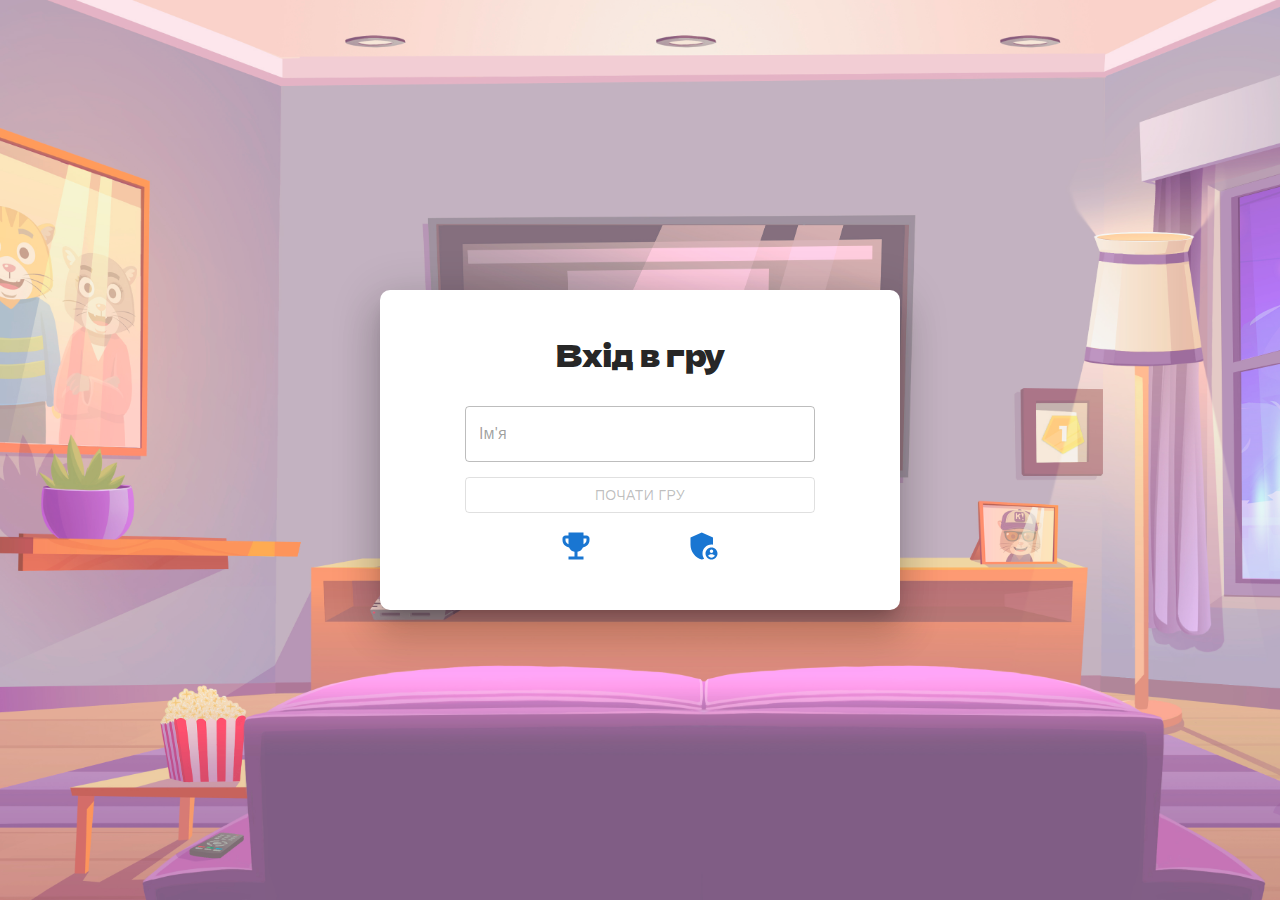
<file: index.html>
<!doctype html>
<html lang="en">
  <head>
    <meta charset="UTF-8" />
    <link rel="icon" type="image/svg+xml" href="/vite.svg" />
    <meta name="viewport" content="width=device-width, initial-scale=1.0" />
    <title>YL DE Kahoot</title>
    <script type="module" crossorigin src="/assets/index-7856af1a.js"></script>
    <link rel="stylesheet" href="/assets/index-4d8cd0a9.css">
  </head>
  <body>
    <div id="root"></div>
    
  </body>
</html>
</file>
<file: assets/index-4d8cd0a9.css>
@charset "UTF-8";@import"https://fonts.googleapis.com/css2?family=Gluten:wght@100;200;300;400;500;600;700;800;900&family=Titan+One&display=swap";@import"https://fonts.googleapis.com/css2?family=Dela+Gothic+One&family=Gluten:wght@100;200;300;400;500;600;700;800;900&family=Russo+One&display=swap";.home .home__inputs{height:100svh;width:100%;padding:10px;box-sizing:border-box;display:flex;flex-direction:column;justify-content:center;align-content:center;flex-wrap:wrap}@media (max-width: 768px){.home .home__inputs{overflow:hidden;padding:10px;box-sizing:border-box}}.home .home__title{font-size:30px;display:flex;justify-content:center;text-align:center;margin-bottom:30px}.home .home__inputs-paper{width:400px;display:flex;padding:60px;flex-direction:column;justify-content:center;align-items:center;height:200px;border-radius:10px}@media (max-width: 768px){.home .home__inputs-paper{height:250px;padding:20px;margin:25px;width:90%;overflow:hidden}}.home .home__input{max-width:350px;width:90%;margin-bottom:15px}.home .home__join-room{max-width:350px;width:90%}.home__host-action{margin-top:15px;cursor:pointer;font-size:15px;display:flex;justify-content:space-evenly;width:90%;max-width:350px}.home-host{display:flex;flex-direction:column;justify-content:center;align-items:center;height:100svh;box-sizing:border-box}@media (max-width: 768px){.home-host{overflow:hidden;padding:10px;box-sizing:border-box}}.home-host .home-host__inputs-paper{width:400px;display:flex;height:200px;padding:60px;flex-direction:column;justify-content:center;align-items:center;border-radius:10px}@media (max-width: 768px){.home-host .home-host__inputs-paper{height:350px;padding:20px;margin:25px;width:90%;overflow:hidden}}.home-host .home-host__title{font-size:30px;display:flex;justify-content:center;text-align:center}.home-host .home-host__password,.home-host .home-host__login,.home-host .home-host__log-in{width:90%;margin:5px;max-width:350px}.home-host .home-host__log-in{margin:5px 5px 10px;padding-top:10px;padding-bottom:10px}.home-host .home-host__return-link{cursor:pointer;font-size:15px;margin-top:10px}.home-host .home-host__return-link .home-host__return-link_style{color:#a9a9a9;text-decoration:none}.home-host .home-host__return-link .home-host__return-link_style:hover{text-decoration:underline}.card{margin:10px;display:flex;height:fit-content}.card .card__action-area{display:flex;flex-direction:column;justify-content:space-between;align-items:flex-start}.card .card__title{display:block;max-width:300px;overflow:hidden;text-overflow:ellipsis}.card .card__edit-icon{margin:10px;cursor:pointer}.confirmation__modal .MuiDialog-paper{padding:15px}.confirmation__modal .modal__font{margin:10px;font-size:30px}.confirmation__modal .action-buttons{width:100%;display:flex;justify-content:flex-end}.quizzes .quizzes__wrapper{display:flex;height:80vh;overflow:scroll}.quizzes .quizzes__create-new{display:flex;justify-content:center;margin-top:40px}.modal .modal__input{width:300px;margin:20px}@media (max-width: 768px){.modal .modal__input{width:250px}}.modal .modal__save,.modal .modal__cancel{margin-top:10px;margin-right:10px}.quizzes .quizzes__wrapper{display:flex;flex-wrap:wrap;height:80vh;overflow:scroll}.quizzes .quizzes__create-new{display:flex;justify-content:space-between;margin:15px 10px 10px}@media (max-width: 768px){.quizzes .quizzes__create-new{flex-direction:column-reverse;margin:10px 10px 0}.quizzes .quizzes__create-new Button:first-child{margin-top:10px}}.question-type-select .question-type-select__select #demo-select-small{display:flex;align-items:flex-end;padding-top:12px}.question-type-select .question-type-select__img{width:auto;height:30px}.question-type-select__img{margin-right:20px}.puzzle{transform:rotate(-10deg)}.custom-select{margin-top:5px}.question .question__delete-icon{cursor:pointer;color:#cd5c5c}.question .question__add-button{width:100%}.question .question__inputs{margin-bottom:10px}.question{max-width:32%;margin:10px;box-sizing:border-box;flex:0 0 30%;flex-grow:1}@media (max-width: 768px){.question{max-width:100%}}.question .question__input{width:100%;margin-top:10px;margin-bottom:10px}.question .question__action-button{display:flex;justify-content:space-between;margin-top:10px}.stage-first{width:100%;height:100svh;overflow:hidden;background:linear-gradient(180deg,rgb(35,142,89) 0%,rgb(87,254,140) 100%);display:flex;flex-direction:column;justify-content:center;align-items:center;font-size:20px}.stage-first__avatar-title{height:20px;display:flex;justify-content:center;align-content:center;padding:10px}.stage-first__change-avatar{display:flex}.stage-first__change-avatar .stage-first__edit-avatar-icon{font-size:20px}.stage-first__wrapper{display:flex;flex-direction:column;align-items:center;margin-bottom:20px}.stage-first .stage-first__font{font-family:Dela Gothic One,cursive;text-align:center;color:#fff}.stage-first .stage-first__paper{display:flex;flex-direction:column;justify-content:center;align-items:center;width:90%;height:40%;border-radius:10px}.stage-first .stage-first__paper .stage-first__avatar{position:relative;display:flex;justify-content:center;width:200px;height:200px;padding:20px;z-index:1300}.stage-first .stage-first__paper .stage-first__avatar-edit-icon{position:absolute;right:0;top:0;width:40px;height:40px;color:#fff;background:rgba(133,197,229,.5)}.stage-first .stage-first__avatars-wrapper{display:flex;flex-wrap:wrap;justify-content:center;align-content:flex-start;padding-top:30px;position:absolute;width:90%;height:450px;overflow:scroll}.stage-first__dialog-avatars .MuiPaper-root{width:99vw}.stage-first__dialog-avatars-title{display:flex;justify-content:space-between}.stage-first__dialog-avatars-title-close-icon{font-size:35px;cursor:pointer;transition:transform .8s ease-in-out}.stage-first__dialog-avatars-title-close-icon:hover{transform:rotate(90deg);-ms-transform:rotate(90deg);-webkit-transform:rotate(90deg)}.stage-first__dialog-avatars-content{display:flex;flex-wrap:wrap;justify-content:center;align-content:flex-start;cursor:pointer}.stage-first__dialog-avatars-content_active{background:rgba(133,197,229,.5);border-radius:15px}.stage-first__dialog-avatars-content_avatar-wrapper{display:flex;justify-content:center;align-content:center;height:100px;width:100px;flex-basis:33%}.stage-first__dialog-avatars-content svg{height:100px;width:100px}.stage-first__dialog-avatars-content svg::selection{background:grey}.stage-first__dialog-avatars-actions svg{font-size:35px;cursor:pointer}.second-stage{width:100%;height:100svh;overflow:hidden;background:linear-gradient(180deg,rgb(35,142,89) 0%,rgb(87,254,140) 100%);display:flex;flex-direction:column;justify-content:center;align-items:center}.second-stage .second-stage__font{font-size:45px;color:#fff;font-family:Dela Gothic One,cursive;text-align:center}.third-stage{width:100%;height:100svh;overflow:hidden;background:linear-gradient(180deg,rgb(35,142,89) 0%,rgb(87,254,140) 100%);display:flex;flex-direction:column;justify-content:center;align-items:center;font-size:20px}.third-stage .third-stage__wrapper{display:flex;flex-direction:column;justify-content:center;align-items:center}.third-stage .third-stage__font{font-family:Dela Gothic One,cursive;font-size:35px;color:#fff}.fourth-stage{width:100%;height:100svh;overflow:hidden;background:linear-gradient(180deg,rgb(35,142,89) 0%,rgb(87,254,140) 100%);display:flex;flex-wrap:wrap;justify-content:center;align-items:stretch;font-size:20px}.fourth-stage .fourth-stage__circular-progress{color:#fff}.fourth-stage .fourth-stage__wrapper{display:flex;flex-direction:column;justify-content:center;align-items:center}.fourth-stage .fourth-stage__waiting{display:flex;justify-content:center;align-items:center;background:linear-gradient(180deg,rgb(35,142,89) 0%,rgb(87,254,140) 100%);height:100%;width:100%}.fourth-stage .fourth-stage__waiting .fourth-stage__font-wrapper{display:flex;justify-content:center;align-items:center;text-align:center;flex-direction:column}.fourth-stage .fourth-stage__font{display:flex;justify-content:center;align-items:center;font-family:Dela Gothic One,cursive;font-size:35px;color:#fff}.fourth-stage .fourth-stage__icon{cursor:pointer;flex:1;flex-basis:45%;display:flex;justify-content:center;align-items:center;border-radius:5px;margin:3px}.fourth-stage__icon{cursor:pointer;flex:1;flex-basis:45%;display:flex;justify-content:center;align-items:center}.fourth-stage .square-icon{color:#fff;background-color:#e21b3c;font-size:80px}.fourth-stage .circle-icon{color:#fff;background-color:#1368ce;font-size:80px}.fourth-stage .triangle-icon{background-color:#d89e00;color:#fff;font-size:80px}.fourth-stage .star-icon{color:#fff;background-color:#26890c;font-size:80px}.fourth-stage .icon{font-size:80px;color:#fff}.fourth-stage__quiz,.fourth-stage__true-false{background:white}.stage-fourth__type-answer-view-mobile{display:flex;flex-direction:column;align-items:center;justify-content:center;height:100%;width:90%}.stage-fourth__type-answer-view-mobile .stage-fourth__type-answer-view-mobile-input{width:100%}.stage-fourth__type-answer-view-mobile .stage-fourth__type-answer-view-mobile-input input,.stage-fourth__type-answer-view-mobile .stage-fourth__type-answer-view-mobile-input label{color:#fff}.stage-fourth__type-answer-view-mobile .stage-fourth__type-answer-view-mobile-button{width:100%;margin-top:10px}.stage-fourth__quiz-mobile{display:flex;flex-wrap:wrap;width:100%;height:100%}.stage-fourth__quiz-mobile .circle-icon,.stage-fourth__quiz-mobile .square-icon,.stage-fourth__quiz-mobile .triangle-icon,.stage-fourth__quiz-mobile .star-icon{width:100%;border-radius:10px;display:flex;justify-content:center;align-items:center;height:100%}.image-mode{display:flex;flex-wrap:wrap}.image-mode .fourth-stage__icon{display:flex;flex-direction:column}.image-mode .circle-icon,.image-mode .square-icon,.image-mode .triangle-icon,.image-mode .star-icon{width:100%;display:flex;justify-content:center;align-items:center;height:90%;border-radius:10px 10px 0 0}.image-mode .quiz-mobile__image-mode{width:45vw;height:40svh;border-radius:10px;margin:5px;object-fit:cover}.image-mode .icon__image-quiz{width:100%;border-radius:0 0 10px 10px;font-size:40px;display:flex;justify-content:center;align-content:center;margin-top:1px}.image-mode .icon__image-quiz span{font-size:12px}.image-mode .icon__image-quiz .icon{height:20px;width:20px;margin-right:5px}.stage-fifth{display:flex;font-family:Dela Gothic One,cursive;flex-direction:column;align-items:center;justify-content:center;width:100%;height:100%}.stage-fifth .stage-fifth__correct{background:linear-gradient(180deg,rgb(35,142,89) 0%,rgb(87,254,140) 100%);height:100%;width:100%}.stage-fifth .stage-fifth__incorrect{background:linear-gradient(180deg,rgb(142,35,35) 0%,rgb(254,87,87) 100%);height:100%;width:100%}.stage-fifth .incorrect-answer__wrapper{display:flex;flex-direction:column;align-items:center;justify-content:center;height:100%}.stage-fifth .incorrect-answer__wrapper .incorrect-answer__title{color:#fff;font-family:Dela Gothic One,cursive;font-size:60px;display:flex;margin-bottom:0;justify-content:center;width:100%}.stage-fifth .incorrect-answer__wrapper .incorrect-answer__streak{margin-top:30px;color:#fff;font-family:Dela Gothic One,cursive;font-size:20px;display:flex;justify-content:center;align-items:center;text-align:center;width:100%}.stage-fifth .incorrect-answer__wrapper .incorrect-answer__icon{color:#fff;width:100%;margin-top:20px;font-size:60px;display:flex;justify-content:center}.stage-fifth .stage-fifth__correct{display:flex;flex-direction:column;align-items:center;justify-content:center;height:100%}.stage-fifth .correct-answer__title{color:#fff;font-family:Dela Gothic One,cursive;font-size:60px;display:flex;margin-bottom:0;justify-content:center;text-align:center;width:100%}.stage-fifth .correct-answer__streak{margin-top:30px;color:#fff;font-family:Dela Gothic One,cursive;font-size:22px;display:flex;flex-direction:column;width:100%;justify-content:center;align-items:center;text-align:center}.stage-fifth .correct-answer__streak span{display:inline-block;margin-top:15px;border-radius:50%;background-color:red;padding:5px 15px}.stage-fifth .correct-answer__icon{color:#fff;width:100%;font-size:100px;display:flex;justify-content:center}.sixth-stage{width:100%;height:100svh;background:linear-gradient(180deg,rgb(35,142,89) 0%,rgb(87,254,140) 100%);display:flex;justify-content:center;align-items:center}.sixth-stage .sixth-stage__score{font-family:Dela Gothic One,cursive;color:#fff}.sixth-stage .sixth-stage__score div{display:flex;justify-content:center;font-weight:600;margin-top:20px}.seventh-stage{width:100%;height:100svh;display:flex;justify-content:center;align-items:center}.seventh-stage .seventh-stage__score{margin-top:50px;font-family:Dela Gothic One,cursive;color:#fff}.seventh-stage .seventh-stage__score .score__wrapper{display:flex;justify-content:center;font-weight:600;margin-top:20px;background:grey;padding-top:10px;padding-bottom:10px;width:100%;margin-bottom:40px}.seventh-stage .seventh-stage__score .image__wrapper{display:flex;width:100%;justify-content:center}.seventh-stage .seventh-stage__score img{height:150px;width:150px}.mobile-wrapper-game{display:flex;flex-wrap:wrap;height:100svh;overflow:hidden}.mobile-wrapper-game:active{overflow:scroll}body{margin:0!important;padding:0;overflow:hidden}.qr-code-full-screen{outline:none;z-index:2}.qr-code-full-screen__modal{display:flex;align-content:center;justify-content:center;flex-wrap:wrap}.qr-code-full-screen__modal .MuiBackdrop-root{z-index:2}.game{display:flex;flex-direction:column;height:100svh;overflow:scroll}.game__header{height:250px;display:flex;justify-content:space-between;align-items:center;border-bottom:1px solid gray}.game__header .game__qr-img{margin:5px;height:240px;width:240px}.game__title{display:flex;justify-content:center;align-items:center;height:30px;margin:50px 15px 15px;font-size:90px}.game__title span{color:#000;-webkit-text-stroke:3px white}.game__body-wrapper{display:flex;justify-content:space-between;margin-right:40px;margin-left:50px}.game__activity{position:fixed;bottom:10px;left:50px;display:flex;justify-content:center;width:250px;font-size:50px;align-items:center}.game__activity .game__activity-icon{color:#fff;font-size:80px;padding:10px}.game__activity .quantity{color:#fff;font-size:80px;padding:10px;margin-left:20px}.game .game__start-game{width:350px;height:100px;margin-top:15px;font-size:35px;font-family:Dela Gothic One,cursive;color:#fff;border-color:#fff;position:fixed;right:25px;top:30px}.game .game__start-game:hover{background-color:#ffffff4d;color:#000;border-color:#000}.game__players{margin-top:40px;flex-grow:1;padding-left:150px;padding-right:150px;display:flex;align-items:flex-start;flex-wrap:wrap}.game__players svg{width:50px;height:50px}.game .game__player{width:fit-content;display:flex;align-content:center;justify-content:center;margin:10px;padding:10px;font-size:20px;background-color:#fff;overflow:hidden;text-overflow:ellipsis;max-width:250px;box-shadow:0 0 10px #000}.game .game__player .game__player-name{display:flex;justify-content:center;align-items:center}.game .game__info-wrapper{width:45%;height:150px;min-width:680px;padding:20px;margin-top:0;color:#000;font-size:45px;display:flex;justify-content:space-around;align-items:center;margin-right:240px}.game .game__url{margin-top:10px;font-weight:900}.game .game__qr{position:fixed;bottom:0;right:0;flex:1;display:flex;align-items:end;justify-content:flex-end;margin-bottom:20px;margin-right:120px}.game .game__qr .game__qr-action-button{cursor:pointer;font-size:70px;color:#fff;transform:scale(1);animation:pulse 2s infinite}.game__stage-second{display:flex;justify-content:center;align-content:center;flex-wrap:wrap;width:100%;height:100svh}.game__stage-second .game__stage-second-zoom{display:flex;flex-direction:column;align-items:center;justify-content:center;font-size:4vw;width:100%;box-shadow:0 0 10px #000;color:#696969;padding:20px}.game__stage-second .game__stage-second-zoom .quantity-question{margin-bottom:50px}.game__stage-second .game__stage-second-zoom .game__stage-second-wrapper{max-height:100px}.game__stage-third{width:100%;height:100vh;display:flex;flex-direction:column;align-items:center;justify-content:space-between;text-align:center;color:#fff;font-size:4vw;font-weight:700}.game__stage-third span{height:5px;width:100%;margin-bottom:80px}.game__stage-third .game__stage-third-zoom{width:100%;box-shadow:0 0 10px #000;color:#696969;padding:20px}.stage-fourth{display:flex;height:100svh;flex-direction:column;align-items:center;justify-content:space-between}.stage-fourth .stage-fourth__next-button{z-index:2;cursor:pointer;position:absolute;top:20px;right:20px;font-size:40px;font-family:Dela Gothic One,cursive;color:#000;border-color:#000}.stage-fourth .stage-fourth__next-button:hover{cursor:pointer;background-color:#0006;border:1px solid white;color:#fff}.stage-fourth .stage-fourth__header{width:100%;height:20%;display:flex;justify-content:center;align-items:center;font-size:2vw;text-align:center}.stage-fourth .stage-fourth__header .stage-fourth__header-paper{max-width:95%;min-width:200px;width:max-content;padding:10px 20px;border-radius:10px;background:rgb(255,255,255)}.stage-fourth .stage-fourth__body{position:relative;max-height:60%;display:flex;justify-content:space-between;align-items:center;flex-grow:1;width:100%;height:auto;box-sizing:border-box;padding-left:25px;padding-right:25px;font-size:50px}.stage-fourth .stage-fourth__body .stage-fourth__timer{font-size:80px;width:180px;padding:10px;display:flex;justify-content:center;align-items:center;flex-direction:column;border-radius:50%;background:white;box-shadow:0 0 10px #000}.stage-fourth .stage-fourth__body .stage-fourth__timer div{font-size:40px;margin:0;padding:0;box-sizing:border-box}.stage-fourth .stage-fourth__body .stage-fourth__number-of-question{width:180px;display:flex;flex-direction:column;align-items:center;justify-content:flex-start;background:white;border-radius:50%;padding:10px;box-shadow:0 0 10px #000}.stage-fourth .stage-fourth__body .stage-fourth__number-of-question span{font-size:40px}.stage-fourth .stage-fourth__footer{height:20%;width:100%;display:flex;justify-content:flex-start;flex-wrap:wrap;font-size:30px}.stage-fourth .stage-fourth__footer .first-button{display:flex;align-items:center;background-color:#e21b3c;box-shadow:#0003 0 -6px inset;border:2px solid rgba(0,0,0,.2);border-radius:4px;margin:4px;color:#fff}.stage-fourth .stage-fourth__footer .second-button{display:flex;align-items:center;background-color:#1368ce;box-shadow:#0003 0 -6px inset;border:2px solid rgba(0,0,0,.2);border-radius:4px;margin:4px;color:#fff}.stage-fourth .stage-fourth__footer .third-button{display:flex;align-items:center;background-color:#d89e00;box-shadow:#0003 0 -6px inset;border:2px solid rgba(0,0,0,.2);border-radius:4px;margin:4px;color:#fff}.stage-fourth .stage-fourth__footer .fourth-button{display:flex;align-items:center;background-color:#26890c;box-shadow:#0003 0 -6px inset;border:2px solid rgba(0,0,0,.2);border-radius:4px;margin:4px;color:#fff}.stage-fourth .stage-fourth__footer div{display:flex;align-items:center;flex:1 0 45%;box-sizing:border-box}.stage-fourth .stage-fourth__footer div .icon{font-size:55px;padding-right:10px;color:#fff}.stage-fourth .stage-fourth__number-of-question-count{font-size:80px;margin:0;padding:0}.stage-fourth .stage-fourth__img{flex:1;width:100%;height:100%;justify-content:center;display:flex;margin-bottom:10px}.stage-fourth .stage-fourth__img img{object-fit:contain;width:70%}.stage-fourth .fourth-stage__puzzle-icon{font-size:120px}.stage-fourth__type-answer-view,.stage-fifth__puzzle-paper{height:50%;display:flex;align-content:flex-end;margin-top:5%}.stage-fourth__type-answer-view .stage-fourth__type-answer-view__font,.stage-fifth__puzzle-paper .stage-fourth__type-answer-view__font{display:flex;justify-content:center;align-items:flex-end;width:100%;font-size:2vw;font-family:Dela Gothic One,cursive;margin:0;text-align:center;color:#696969}.stage-fourth__footer .fourth-stage__font{display:flex;justify-content:center;align-items:center;width:100%;font-size:2vw;font-family:Dela Gothic One,cursive;color:#696969;text-align:center}.stage-fifth .stage-fifth__answer-icon{font-size:45px;padding-left:10px;height:100%}.stage-fifth .stage-fifth__answer-wrong-icon{padding-left:10px;font-size:45px}.stage-fifth .stage-fifth__answer{text-overflow:ellipsis;width:100%}.stage-fifth .stage-fifth__answer-wrapper{display:flex;justify-content:center;align-content:center;margin:10px}.stage-fifth .stage-fifth__type-answer{display:flex;flex-direction:column;justify-content:center;align-items:center;width:100%;margin-top:20px}.stage-fifth .stage-fifth__type-answer-paper{display:flex;justify-content:center;flex-direction:column;align-content:center;flex-wrap:wrap;width:55%;padding-top:20px;padding-bottom:20px;background:rgb(255,255,255)}.stage-fifth .stage-fifth__answer_true .MuiInputBase-input{font-size:40px!important}.stage-fifth .slider-wrapper{width:100%;position:relative}.stage-fifth .stage-fifth__slider-paper{width:90%;height:40px;padding-left:20px;padding-right:20px;padding-top:50px}.stage-fifth .slider{position:absolute;width:100%}.stage-fifth .slider-disabled .MuiSlider-thumbSizeMedium{z-index:2}.stage-fifth .slider-active .MuiSlider-thumb{z-index:3}.stage-fifth .slider-active .MuiSlider-valueLabel{background:green;border-radius:5px;font-size:100px}.stage-fifth .slider-active .MuiSlider-valueLabel:before{content:"✓";rotate:-45deg;top:-130px;left:0;right:0;padding-right:25px;margin-left:auto;margin-right:auto;background:transparent;position:absolute;color:green}.stage-fifth .stage-fifth__puzzle{display:flex;flex-direction:column;max-width:700px}.stage-fifth .stage-fifth__puzzle-element{margin:10px;padding:10px;display:flex;justify-content:center;align-content:center;text-align:center}.stage-fifth .opacity{opacity:.5}.stage-fifth .stage-fifth__charts{display:flex;width:60%;height:80%}.stage-fifth .chart-opacity{opacity:.5}.stage-fifth .number{display:flex;align-items:flex-end;font-size:55px}.stage-fifth .check-icon{margin-right:10px;font-size:55px}.stage-fifth .stage-fifth__body{position:relative;display:flex;justify-content:center;align-items:center;flex-grow:1;width:100%;box-sizing:border-box;padding-left:25px;padding-right:25px;font-size:50px}.stage-fifth .stage-fifth__body .stage-fourth__timer{font-size:150px;width:90px;font-weight:600;padding:25px}.stage-fifth .stage-fifth__body img{max-width:90%;max-height:90%;object-fit:cover}.stage-fifth .stage-fifth__body .stage-fourth__number-of-question{display:flex;flex-direction:column;align-items:center}.stage-fifth .stage-fifth__first-result{display:flex;flex-direction:column;justify-content:flex-end;align-items:center;padding:20px;width:25%}.stage-fifth .stage-fifth__first-result .chart{width:100%;min-height:20px;background-color:#e21b3c;border-radius:10px}.stage-fifth .stage-fifth__first-result .number{color:#e21b3c}.stage-fifth .stage-fifth__first-result .icon-wrapper{width:100%;background-color:#e21b3c;margin-top:10px;display:flex;justify-content:center;color:#fff;padding-top:5px;padding-bottom:5px;border-radius:10px}.stage-fifth .stage-fifth__second-result{display:flex;flex-direction:column;justify-content:flex-end;align-items:center;padding:20px;width:25%}.stage-fifth .stage-fifth__second-result .chart{width:100%;height:100px;min-height:20px;background-color:#1368ce;border-radius:10px}.stage-fifth .stage-fifth__second-result .number{color:#1368ce}.stage-fifth .stage-fifth__second-result .icon-wrapper{width:100%;background-color:#1368ce;margin-top:10px;display:flex;justify-content:center;color:#fff;padding-top:5px;padding-bottom:5px;border-radius:10px}.stage-fifth .stage-fifth__third-result{display:flex;flex-direction:column;justify-content:flex-end;align-items:center;padding:20px;width:25%}.stage-fifth .stage-fifth__third-result .chart{width:100%;height:250px;min-height:20px;background-color:#d89e00;border-radius:10px}.stage-fifth .stage-fifth__third-result .number{color:#d89e00}.stage-fifth .stage-fifth__third-result .icon-wrapper{width:100%;background-color:#d89e00;margin-top:10px;display:flex;justify-content:center;color:#fff;padding-top:5px;padding-bottom:5px;border-radius:10px}.stage-fifth .stage-fifth__fourth-result{display:flex;flex-direction:column;justify-content:flex-end;align-items:center;padding:20px;width:25%}.stage-fifth .stage-fifth__fourth-result .chart{width:100%;height:150px;min-height:20px;background-color:#26890c;border-radius:10px}.stage-fifth .stage-fifth__fourth-result .number{color:#26890c}.stage-fifth .stage-fifth__fourth-result .icon-wrapper{width:100%;background-color:#26890c;border-radius:10px;margin-top:10px;display:flex;justify-content:center;color:#fff;padding-top:5px;padding-bottom:5px}.stage-fifth .icon{font-size:50px;color:#fff;padding-left:20px}.stage-sixth .stage-sixth__next-stage{position:absolute;top:40px;right:30px;font-size:40px;font-family:Dela Gothic One,cursive;color:#000;border-color:#000}.stage-sixth .stage-sixth__next-stage:hover{border:1px solid white;background-color:#0006;color:#fff}.stage-sixth .stage-sixth__action-bitton{height:10vh}.stage-sixth .stage-sixth__score{display:flex;align-items:center;flex-direction:column;height:79vh}.stage-sixth .stage-sixth__score-result{display:flex;margin:10px;padding:12px 30px 12px 12px;width:50%;font-size:35px}.stage-sixth .name{display:flex;align-content:center;overflow:hidden;text-overflow:ellipsis;white-space:nowrap;flex-grow:1}.stage-sixth .name svg{width:50px;height:50px}.stage-sixth .name .divider{margin-right:10px;margin-left:10px}.stage-sixth .score{max-width:20%}.seventh-stage{display:flex;justify-content:center;align-items:center;width:100%;height:100svh}.seventh-stage .result-wrapper{display:flex;flex-direction:column;justify-content:center;align-items:center;z-index:100;margin-bottom:-200px}.seventh-stage .result-wrapper .title{font-size:40px}.seventh-stage .result-wrapper .score{background:white;border:1px solid darkblue;border-radius:10px;margin:15px;padding:15px 50px;font-size:50px}.seventh-stage .result-wrapper .img img{width:100%;height:20vw}.seventh-stage .third-wrapper{display:flex;justify-content:end;align-items:center;flex-direction:column;height:100svh;min-width:20%}.seventh-stage .third-wrapper .castle__wrapper{width:110%;min-height:20%;max-height:20%;height:20%;overflow:hidden;background:linear-gradient(90deg,rgb(238,174,202) 0%,rgb(226,186,102) 0%);border:1px solid black;border-radius:5px}.seventh-stage .second-wrapper{display:flex;justify-content:end;align-items:center;flex-direction:column;height:100svh;min-width:20%}.seventh-stage .second-wrapper .castle__wrapper{width:110%;min-width:27%;min-height:27%;max-height:27%;height:27%;overflow:hidden;background:linear-gradient(90deg,rgb(238,174,202) 0%,rgb(228,228,223) 0%);border:1px solid black;border-radius:5px}.seventh-stage .first-wrapper{display:flex;justify-content:end;align-items:center;flex-direction:column;height:100svh;min-width:20%}.seventh-stage .first-wrapper .castle__wrapper{z-index:5;width:100%;min-height:35%;max-height:35%;height:35%;overflow:hidden;background:linear-gradient(90deg,rgb(238,174,202) 0%,rgb(223,215,1) 0%);border:1px solid black;border-radius:5px}.seventh-stage .seventh-stage__close-button{position:absolute;top:40px;right:30px;font-size:20px;font-family:Dela Gothic One,cursive;color:#000;border-color:#000}.seventh-stage .seventh-stage__close-button:hover{border:1px solid white;background-color:#0006;color:#fff}.seventh-stage .rating{margin-top:60px;width:257px}.header__link{font-size:20px;color:#fff;text-decoration:none;padding-right:15px}@media (max-width: 768px){.header__link{color:#000;display:flex;justify-content:center}}.header__border-right{border-right:1px solid white}.header__disabled{color:#d3d3d3;opacity:.4}.header .header__title{font-family:Gluten,cursive}.header .disabled{color:gray!important}.rating__wrapper{width:100%;height:100svh;display:flex;flex-direction:column;align-items:center;overflow-y:auto;color:#fff}.rating__wrapper .rating__title{font-family:Dela Gothic One,cursive;color:#fff;-webkit-text-stroke:1.8px black;font-size:70px;display:flex;justify-content:center;padding-top:40px}@media (max-width: 768px){.rating__wrapper .rating__title{padding-top:20px;margin:0;padding-bottom:0}}.rating__wrapper .rating__users{width:35%;display:flex;flex-direction:column;justify-content:center;align-items:center}@media (max-width: 768px){.rating__wrapper .rating__users{width:81%;display:flex}}.rating__wrapper .rating__user{background-color:#fff;width:100%;margin:10px;display:flex;justify-content:space-between;padding:15px 25px 15px 15px;font-size:30px;align-items:center;height:100%;flex-wrap:wrap}@media (max-width: 768px){.rating__wrapper .rating__user{font-size:14px;align-items:center;padding:5px 15px 5px 5px;margin:5px}}.rating__wrapper .gold{position:relative;background:linear-gradient(90deg,rgb(238,174,202) 0%,rgb(254,249,23) 0%)}.rating__wrapper .gold:after{position:absolute;right:-25px;top:-15px;content:"";background:url(/assets/first-b916c238.PNG) no-repeat;background-size:contain;display:inline-block;width:55px;height:55px}.rating__wrapper .silver{position:relative;background:linear-gradient(90deg,rgb(238,174,202) 0%,rgb(228,228,223) 0%)}.rating__wrapper .silver:after{position:absolute;right:-25px;top:-15px;content:"";background:url(/assets/second-7db5d044.PNG) no-repeat;background-size:contain;display:inline-block;width:55px;height:55px}.rating__wrapper .bronze{position:relative;background:linear-gradient(90deg,rgb(238,174,202) 0%,rgb(226,186,102) 0%)}.rating__wrapper .bronze:after{position:absolute;right:-25px;top:-15px;content:"";background:url(/assets/third-7bf5cb1a.PNG) no-repeat;background-size:contain;display:inline-block;width:55px;height:55px}.rating__wrapper .rating__come-back-button{position:fixed;top:40px;right:30px;font-size:20px;font-family:Dela Gothic One,cursive;color:#000;border-color:#000}@media (max-width: 768px){.rating__wrapper .rating__come-back-button{position:static;width:90%;color:#fff;background:rgba(0,0,0,.1);border:2px solid white;top:0;right:0;margin-top:20px}}.rating__wrapper .rating__come-back-button:hover{color:#fff;border:1px solid white;background-color:#0006}.rating__wrapper .name__wrapper{display:flex;align-items:center;flex-wrap:nowrap;max-width:80%}.rating__wrapper .name__wrapper svg{width:50px;height:50px}@media (max-width: 768px){.rating__wrapper .name__wrapper .name__text{overflow:hidden;white-space:nowrap;text-overflow:ellipsis;max-width:100%;flex-wrap:nowrap}.rating__wrapper .name__wrapper svg{width:50px;height:50px}}.rating__wrapper .name__wrapper .divider{margin-right:15px;margin-left:5px}*{font-family:Dela Gothic One,Gluten,Russo One,sans-serif}.bg{position:absolute;width:100%;height:100%;background-image:url(/assets/default-6c141cbe.jpg);background-size:cover;z-index:-1;opacity:.9}body .full-screen-icon{position:fixed;bottom:10px;right:30px;cursor:pointer;color:#fff;font-size:100px;transform:scale(1);animation:pulse 2s infinite;z-index:999}.opacity_0_1{opacity:.1}body .full-screen-icon:hover{opacity:1}@keyframes pulse{0%{transform:scale(.95)}70%{transform:scale(1)}to{transform:scale(.95)}}
</file>
